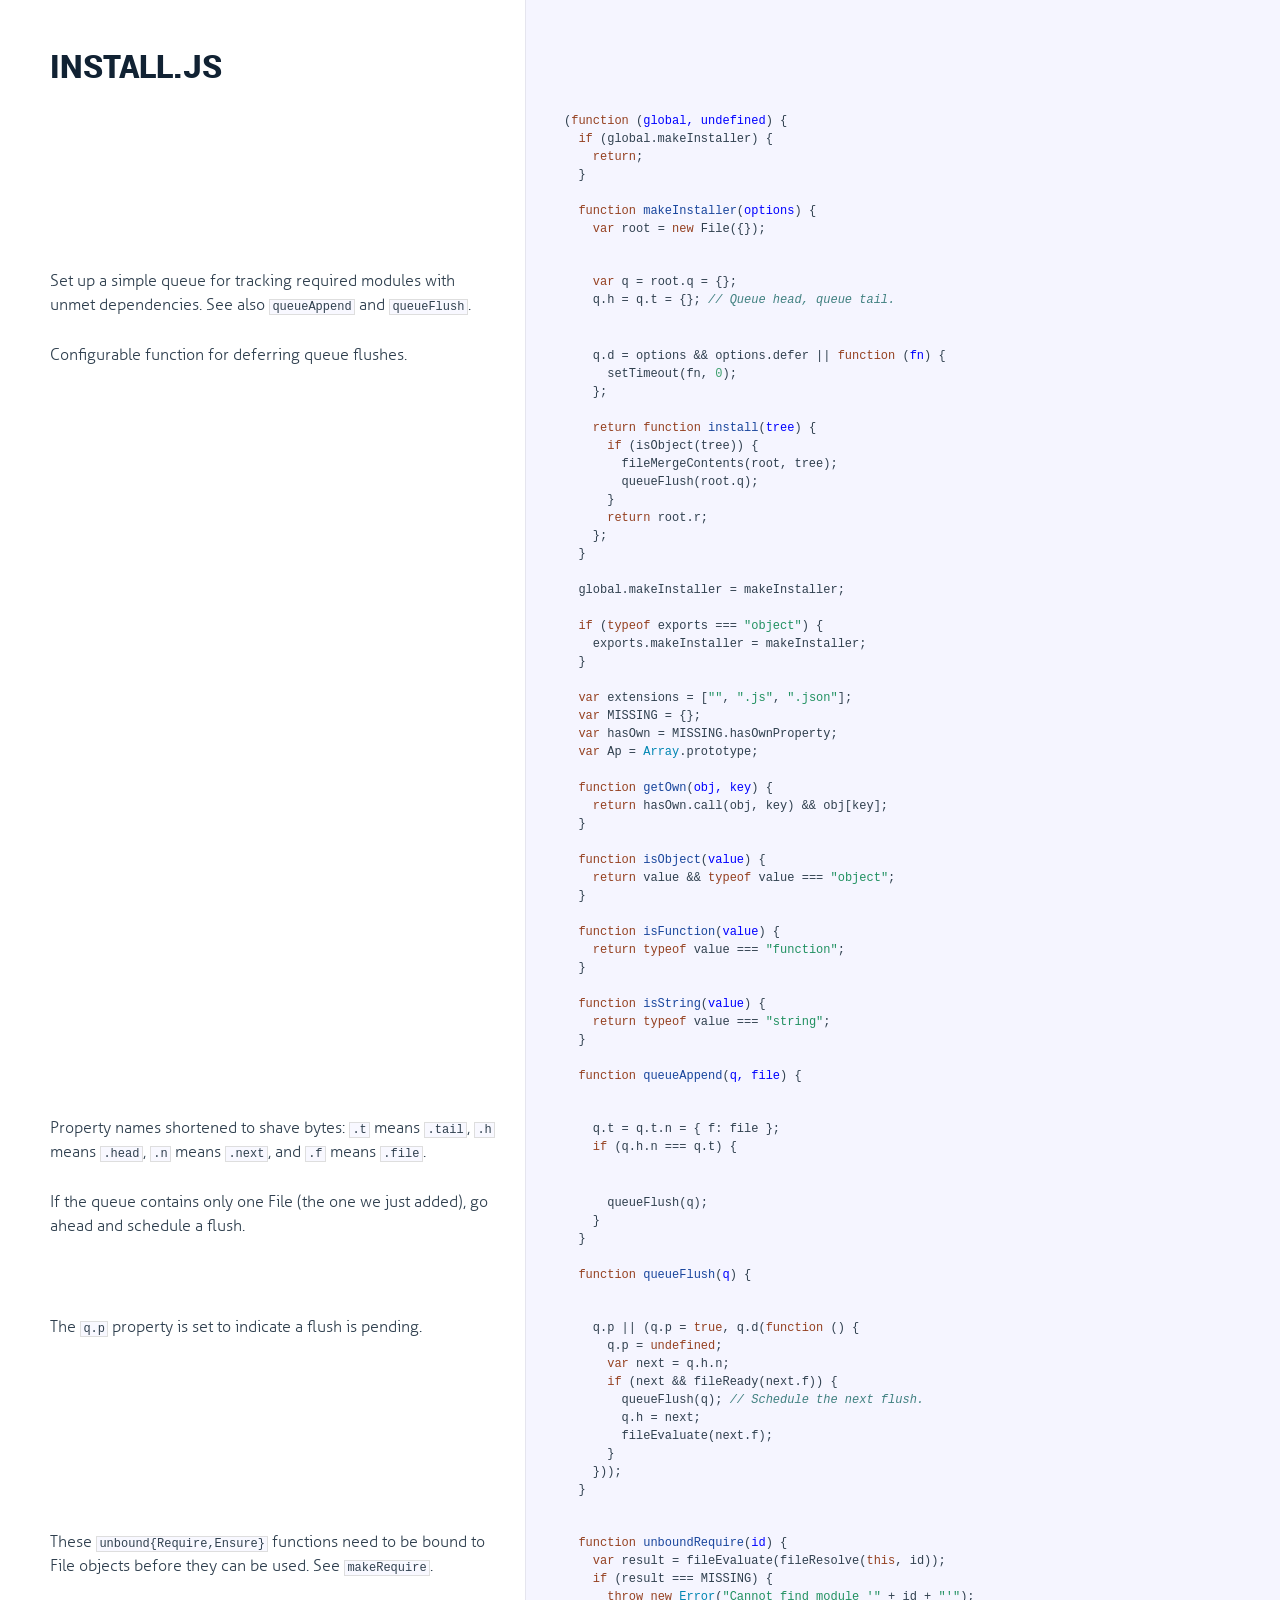
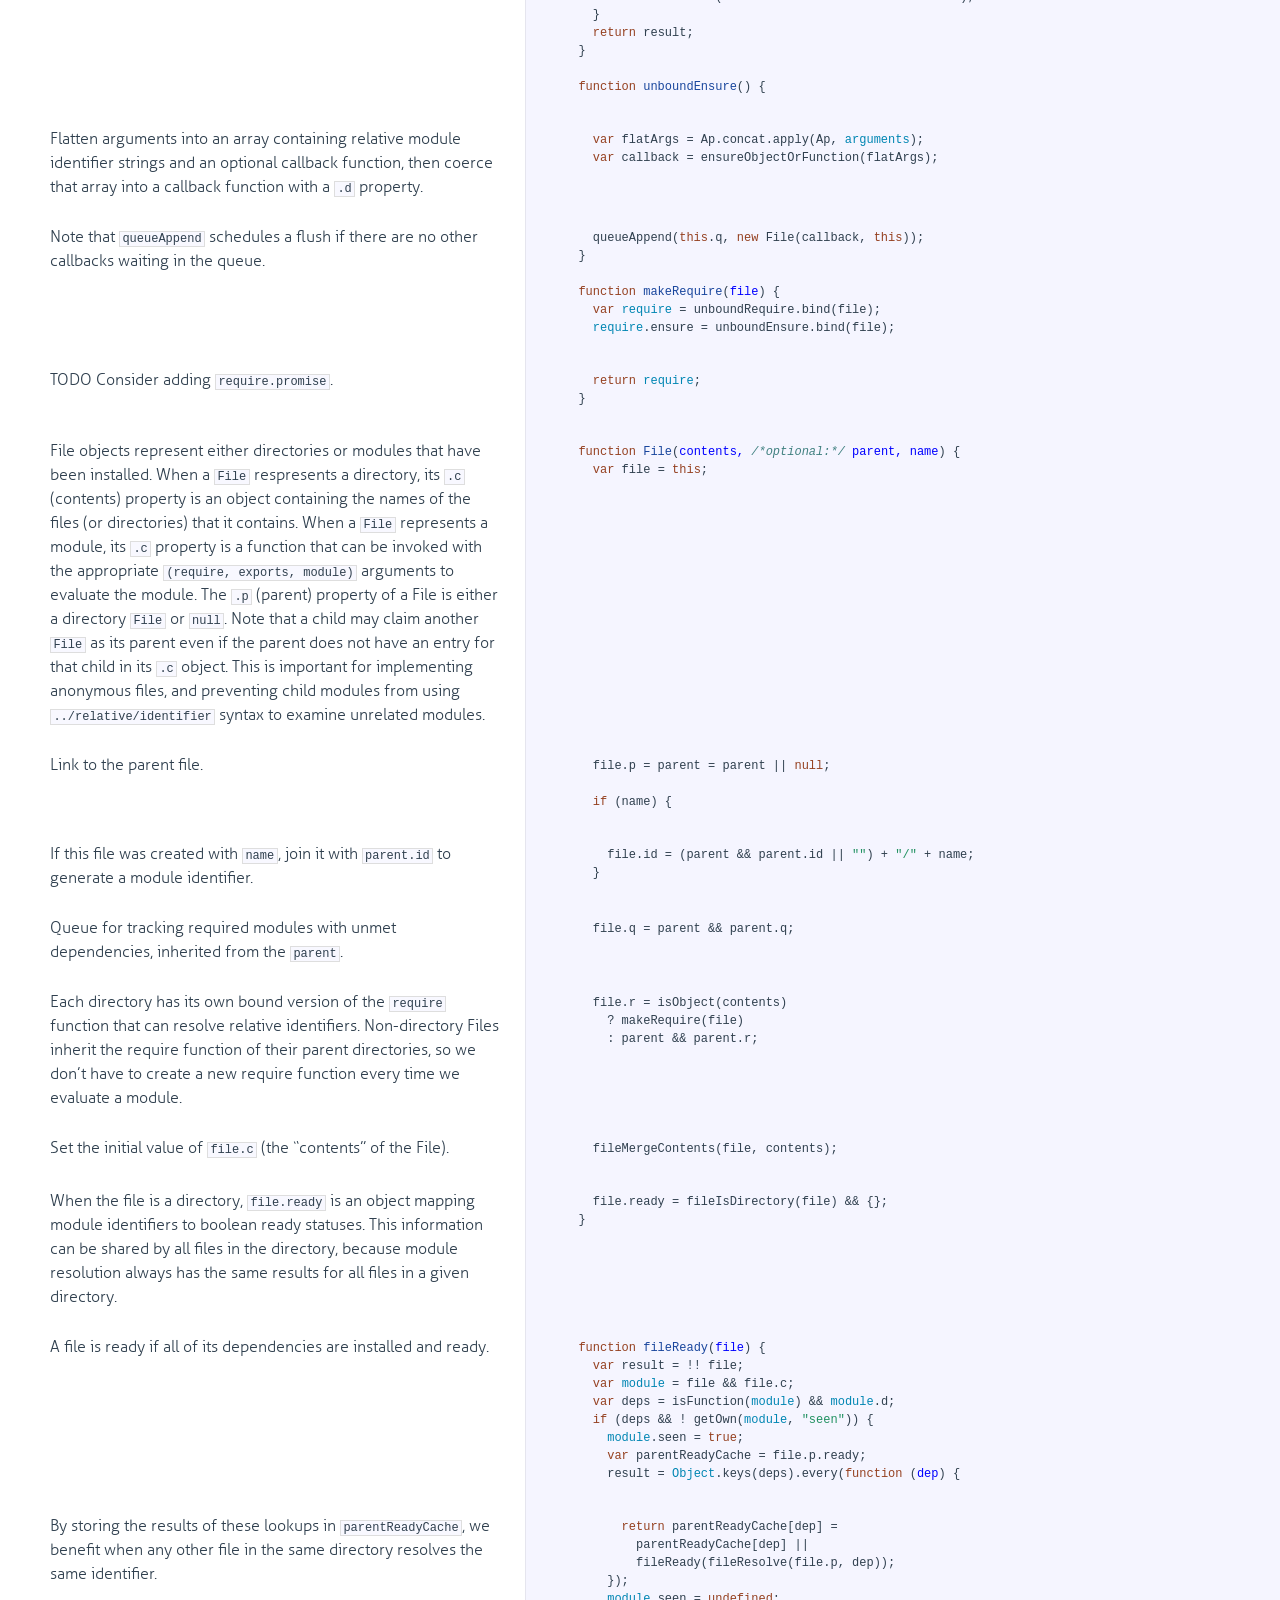
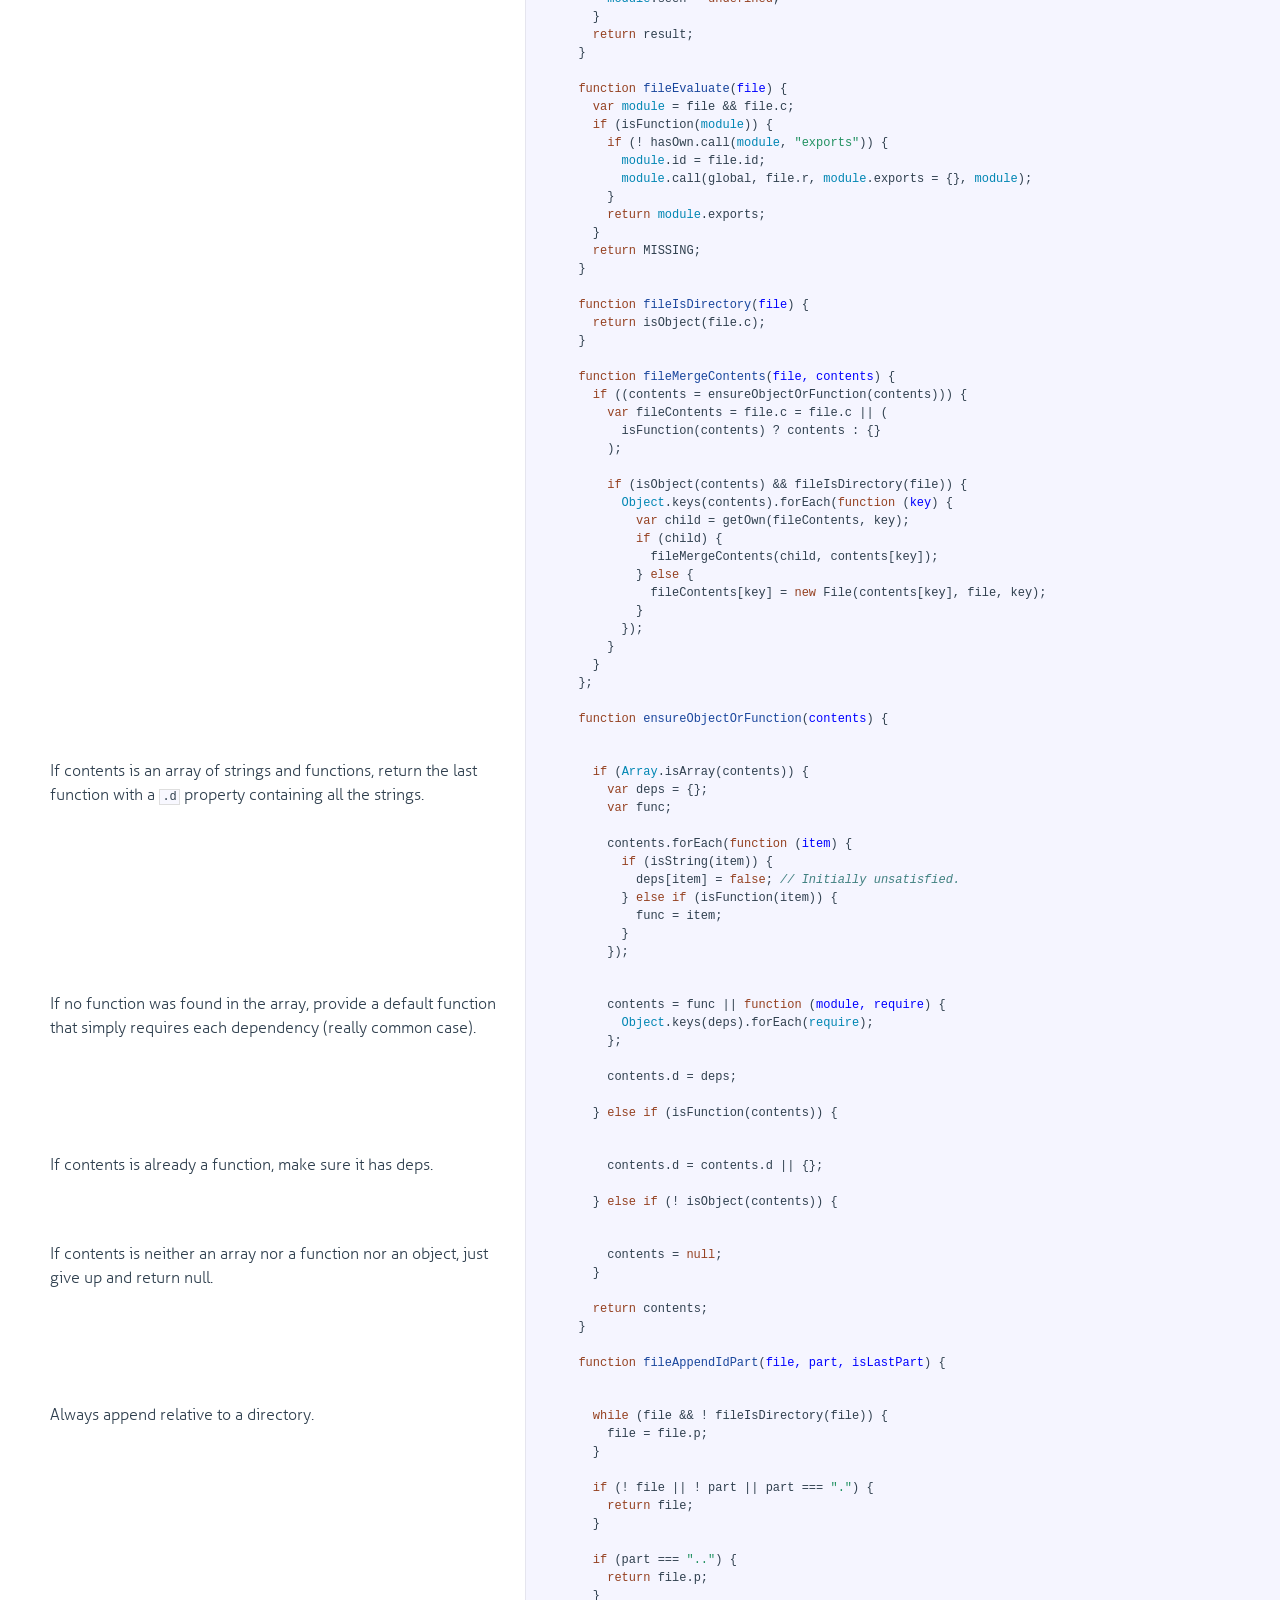
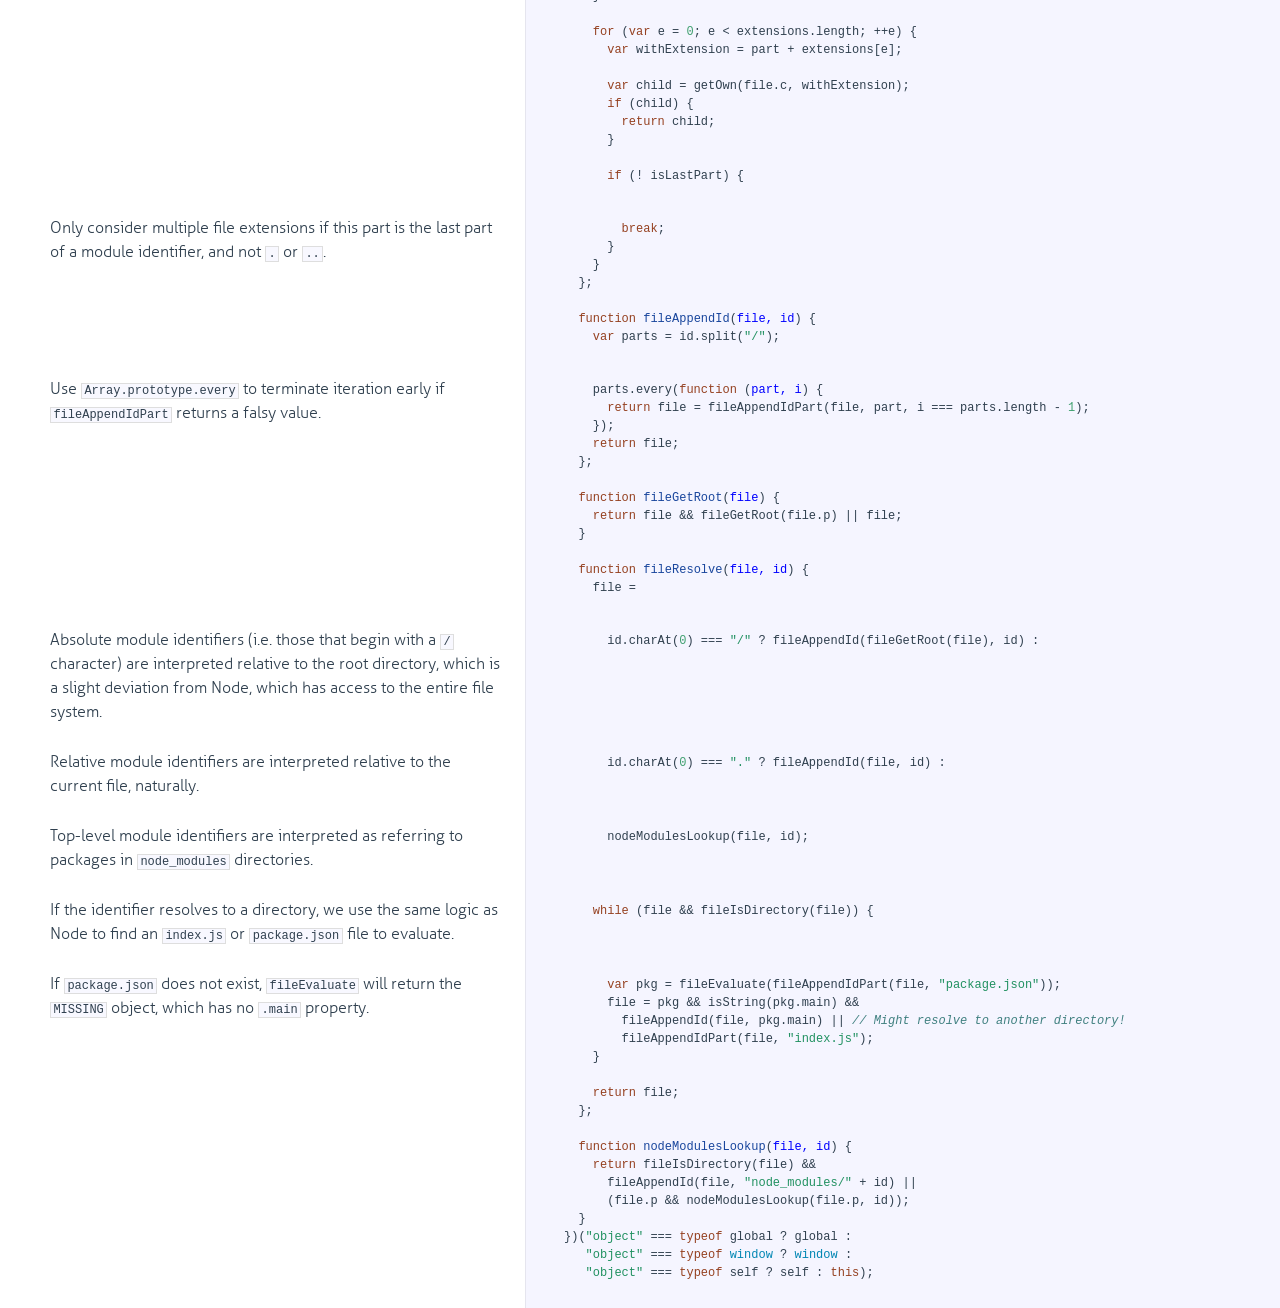
<file: node_modules/install/docs/install.html>
<!DOCTYPE html>

<html>
<head>
  <title>install.js</title>
  <meta http-equiv="content-type" content="text/html; charset=UTF-8">
  <meta name="viewport" content="width=device-width, target-densitydpi=160dpi, initial-scale=1.0; maximum-scale=1.0; user-scalable=0;">
  <link rel="stylesheet" media="all" href="docco.css" />
</head>
<body>
  <div id="container">
    <div id="background"></div>
    
    <ul class="sections">
        
          <li id="title">
              <div class="annotation">
                  <h1>install.js</h1>
              </div>
          </li>
        
        
        
        <li id="section-1">
            <div class="annotation">
              
              <div class="pilwrap ">
                <a class="pilcrow" href="#section-1">&#182;</a>
              </div>
              
            </div>
            
            <div class="content"><div class='highlight'><pre>(<span class="hljs-function"><span class="hljs-keyword">function</span> (<span class="hljs-params">global, undefined</span>) </span>{
  <span class="hljs-keyword">if</span> (global.makeInstaller) {
    <span class="hljs-keyword">return</span>;
  }

  <span class="hljs-function"><span class="hljs-keyword">function</span> <span class="hljs-title">makeInstaller</span>(<span class="hljs-params">options</span>) </span>{
    <span class="hljs-keyword">var</span> root = <span class="hljs-keyword">new</span> File({});</pre></div></div>
            
        </li>
        
        
        <li id="section-2">
            <div class="annotation">
              
              <div class="pilwrap ">
                <a class="pilcrow" href="#section-2">&#182;</a>
              </div>
              <p>Set up a simple queue for tracking required modules with unmet
dependencies. See also <code>queueAppend</code> and <code>queueFlush</code>.</p>

            </div>
            
            <div class="content"><div class='highlight'><pre>    <span class="hljs-keyword">var</span> q = root.q = {};
    q.h = q.t = {}; <span class="hljs-comment">// Queue head, queue tail.</span></pre></div></div>
            
        </li>
        
        
        <li id="section-3">
            <div class="annotation">
              
              <div class="pilwrap ">
                <a class="pilcrow" href="#section-3">&#182;</a>
              </div>
              <p>Configurable function for deferring queue flushes.</p>

            </div>
            
            <div class="content"><div class='highlight'><pre>    q.d = options &amp;&amp; options.defer || <span class="hljs-function"><span class="hljs-keyword">function</span> (<span class="hljs-params">fn</span>) </span>{
      setTimeout(fn, <span class="hljs-number">0</span>);
    };

    <span class="hljs-keyword">return</span> <span class="hljs-function"><span class="hljs-keyword">function</span> <span class="hljs-title">install</span>(<span class="hljs-params">tree</span>) </span>{
      <span class="hljs-keyword">if</span> (isObject(tree)) {
        fileMergeContents(root, tree);
        queueFlush(root.q);
      }
      <span class="hljs-keyword">return</span> root.r;
    };
  }

  global.makeInstaller = makeInstaller;

  <span class="hljs-keyword">if</span> (<span class="hljs-keyword">typeof</span> exports === <span class="hljs-string">"object"</span>) {
    exports.makeInstaller = makeInstaller;
  }

  <span class="hljs-keyword">var</span> extensions = [<span class="hljs-string">""</span>, <span class="hljs-string">".js"</span>, <span class="hljs-string">".json"</span>];
  <span class="hljs-keyword">var</span> MISSING = {};
  <span class="hljs-keyword">var</span> hasOwn = MISSING.hasOwnProperty;
  <span class="hljs-keyword">var</span> Ap = <span class="hljs-built_in">Array</span>.prototype;

  <span class="hljs-function"><span class="hljs-keyword">function</span> <span class="hljs-title">getOwn</span>(<span class="hljs-params">obj, key</span>) </span>{
    <span class="hljs-keyword">return</span> hasOwn.call(obj, key) &amp;&amp; obj[key];
  }

  <span class="hljs-function"><span class="hljs-keyword">function</span> <span class="hljs-title">isObject</span>(<span class="hljs-params">value</span>) </span>{
    <span class="hljs-keyword">return</span> value &amp;&amp; <span class="hljs-keyword">typeof</span> value === <span class="hljs-string">"object"</span>;
  }

  <span class="hljs-function"><span class="hljs-keyword">function</span> <span class="hljs-title">isFunction</span>(<span class="hljs-params">value</span>) </span>{
    <span class="hljs-keyword">return</span> <span class="hljs-keyword">typeof</span> value === <span class="hljs-string">"function"</span>;
  }

  <span class="hljs-function"><span class="hljs-keyword">function</span> <span class="hljs-title">isString</span>(<span class="hljs-params">value</span>) </span>{
    <span class="hljs-keyword">return</span> <span class="hljs-keyword">typeof</span> value === <span class="hljs-string">"string"</span>;
  }

  <span class="hljs-function"><span class="hljs-keyword">function</span> <span class="hljs-title">queueAppend</span>(<span class="hljs-params">q, file</span>) </span>{</pre></div></div>
            
        </li>
        
        
        <li id="section-4">
            <div class="annotation">
              
              <div class="pilwrap ">
                <a class="pilcrow" href="#section-4">&#182;</a>
              </div>
              <p>Property names shortened to shave bytes: <code>.t</code> means <code>.tail</code>, <code>.h</code>
means <code>.head</code>, <code>.n</code> means <code>.next</code>, and <code>.f</code> means <code>.file</code>.</p>

            </div>
            
            <div class="content"><div class='highlight'><pre>    q.t = q.t.n = { f: file };
    <span class="hljs-keyword">if</span> (q.h.n === q.t) {</pre></div></div>
            
        </li>
        
        
        <li id="section-5">
            <div class="annotation">
              
              <div class="pilwrap ">
                <a class="pilcrow" href="#section-5">&#182;</a>
              </div>
              <p>If the queue contains only one File (the one we just added), go
ahead and schedule a flush.</p>

            </div>
            
            <div class="content"><div class='highlight'><pre>      queueFlush(q);
    }
  }

  <span class="hljs-function"><span class="hljs-keyword">function</span> <span class="hljs-title">queueFlush</span>(<span class="hljs-params">q</span>) </span>{</pre></div></div>
            
        </li>
        
        
        <li id="section-6">
            <div class="annotation">
              
              <div class="pilwrap ">
                <a class="pilcrow" href="#section-6">&#182;</a>
              </div>
              <p>The <code>q.p</code> property is set to indicate a flush is pending.</p>

            </div>
            
            <div class="content"><div class='highlight'><pre>    q.p || (q.p = <span class="hljs-literal">true</span>, q.d(<span class="hljs-function"><span class="hljs-keyword">function</span> (<span class="hljs-params"></span>) </span>{
      q.p = <span class="hljs-literal">undefined</span>;
      <span class="hljs-keyword">var</span> next = q.h.n;
      <span class="hljs-keyword">if</span> (next &amp;&amp; fileReady(next.f)) {
        queueFlush(q); <span class="hljs-comment">// Schedule the next flush.</span>
        q.h = next;
        fileEvaluate(next.f);
      }
    }));
  }</pre></div></div>
            
        </li>
        
        
        <li id="section-7">
            <div class="annotation">
              
              <div class="pilwrap ">
                <a class="pilcrow" href="#section-7">&#182;</a>
              </div>
              <p>These <code>unbound{Require,Ensure}</code> functions need to be bound to File
objects before they can be used. See <code>makeRequire</code>.</p>

            </div>
            
            <div class="content"><div class='highlight'><pre>
  <span class="hljs-function"><span class="hljs-keyword">function</span> <span class="hljs-title">unboundRequire</span>(<span class="hljs-params">id</span>) </span>{
    <span class="hljs-keyword">var</span> result = fileEvaluate(fileResolve(<span class="hljs-keyword">this</span>, id));
    <span class="hljs-keyword">if</span> (result === MISSING) {
      <span class="hljs-keyword">throw</span> <span class="hljs-keyword">new</span> <span class="hljs-built_in">Error</span>(<span class="hljs-string">"Cannot find module '"</span> + id + <span class="hljs-string">"'"</span>);
    }
    <span class="hljs-keyword">return</span> result;
  }

  <span class="hljs-function"><span class="hljs-keyword">function</span> <span class="hljs-title">unboundEnsure</span>(<span class="hljs-params"></span>) </span>{</pre></div></div>
            
        </li>
        
        
        <li id="section-8">
            <div class="annotation">
              
              <div class="pilwrap ">
                <a class="pilcrow" href="#section-8">&#182;</a>
              </div>
              <p>Flatten arguments into an array containing relative module
identifier strings and an optional callback function, then coerce
that array into a callback function with a <code>.d</code> property.</p>

            </div>
            
            <div class="content"><div class='highlight'><pre>    <span class="hljs-keyword">var</span> flatArgs = Ap.concat.apply(Ap, <span class="hljs-built_in">arguments</span>);
    <span class="hljs-keyword">var</span> callback = ensureObjectOrFunction(flatArgs);</pre></div></div>
            
        </li>
        
        
        <li id="section-9">
            <div class="annotation">
              
              <div class="pilwrap ">
                <a class="pilcrow" href="#section-9">&#182;</a>
              </div>
              <p>Note that <code>queueAppend</code> schedules a flush if there are no other
callbacks waiting in the queue.</p>

            </div>
            
            <div class="content"><div class='highlight'><pre>    queueAppend(<span class="hljs-keyword">this</span>.q, <span class="hljs-keyword">new</span> File(callback, <span class="hljs-keyword">this</span>));
  }

  <span class="hljs-function"><span class="hljs-keyword">function</span> <span class="hljs-title">makeRequire</span>(<span class="hljs-params">file</span>) </span>{
    <span class="hljs-keyword">var</span> <span class="hljs-built_in">require</span> = unboundRequire.bind(file);
    <span class="hljs-built_in">require</span>.ensure = unboundEnsure.bind(file);</pre></div></div>
            
        </li>
        
        
        <li id="section-10">
            <div class="annotation">
              
              <div class="pilwrap ">
                <a class="pilcrow" href="#section-10">&#182;</a>
              </div>
              <p>TODO Consider adding <code>require.promise</code>.</p>

            </div>
            
            <div class="content"><div class='highlight'><pre>    <span class="hljs-keyword">return</span> <span class="hljs-built_in">require</span>;
  }</pre></div></div>
            
        </li>
        
        
        <li id="section-11">
            <div class="annotation">
              
              <div class="pilwrap ">
                <a class="pilcrow" href="#section-11">&#182;</a>
              </div>
              <p>File objects represent either directories or modules that have been
installed. When a <code>File</code> respresents a directory, its <code>.c</code> (contents)
property is an object containing the names of the files (or
directories) that it contains. When a <code>File</code> represents a module, its
<code>.c</code> property is a function that can be invoked with the appropriate
<code>(require, exports, module)</code> arguments to evaluate the module. The
<code>.p</code> (parent) property of a File is either a directory <code>File</code> or
<code>null</code>. Note that a child may claim another <code>File</code> as its parent even
if the parent does not have an entry for that child in its <code>.c</code>
object.  This is important for implementing anonymous files, and
preventing child modules from using <code>../relative/identifier</code> syntax
to examine unrelated modules.</p>

            </div>
            
            <div class="content"><div class='highlight'><pre>  <span class="hljs-function"><span class="hljs-keyword">function</span> <span class="hljs-title">File</span>(<span class="hljs-params">contents, <span class="hljs-comment">/*optional:*/</span> parent, name</span>) </span>{
    <span class="hljs-keyword">var</span> file = <span class="hljs-keyword">this</span>;</pre></div></div>
            
        </li>
        
        
        <li id="section-12">
            <div class="annotation">
              
              <div class="pilwrap ">
                <a class="pilcrow" href="#section-12">&#182;</a>
              </div>
              <p>Link to the parent file.</p>

            </div>
            
            <div class="content"><div class='highlight'><pre>    file.p = parent = parent || <span class="hljs-literal">null</span>;

    <span class="hljs-keyword">if</span> (name) {</pre></div></div>
            
        </li>
        
        
        <li id="section-13">
            <div class="annotation">
              
              <div class="pilwrap ">
                <a class="pilcrow" href="#section-13">&#182;</a>
              </div>
              <p>If this file was created with <code>name</code>, join it with <code>parent.id</code> to
generate a module identifier.</p>

            </div>
            
            <div class="content"><div class='highlight'><pre>      file.id = (parent &amp;&amp; parent.id || <span class="hljs-string">""</span>) + <span class="hljs-string">"/"</span> + name;
    }</pre></div></div>
            
        </li>
        
        
        <li id="section-14">
            <div class="annotation">
              
              <div class="pilwrap ">
                <a class="pilcrow" href="#section-14">&#182;</a>
              </div>
              <p>Queue for tracking required modules with unmet dependencies,
inherited from the <code>parent</code>.</p>

            </div>
            
            <div class="content"><div class='highlight'><pre>    file.q = parent &amp;&amp; parent.q;</pre></div></div>
            
        </li>
        
        
        <li id="section-15">
            <div class="annotation">
              
              <div class="pilwrap ">
                <a class="pilcrow" href="#section-15">&#182;</a>
              </div>
              <p>Each directory has its own bound version of the <code>require</code> function
that can resolve relative identifiers. Non-directory Files inherit
the require function of their parent directories, so we don’t have
to create a new require function every time we evaluate a module.</p>

            </div>
            
            <div class="content"><div class='highlight'><pre>    file.r = isObject(contents)
      ? makeRequire(file)
      : parent &amp;&amp; parent.r;</pre></div></div>
            
        </li>
        
        
        <li id="section-16">
            <div class="annotation">
              
              <div class="pilwrap ">
                <a class="pilcrow" href="#section-16">&#182;</a>
              </div>
              <p>Set the initial value of <code>file.c</code> (the “contents” of the File).</p>

            </div>
            
            <div class="content"><div class='highlight'><pre>    fileMergeContents(file, contents);</pre></div></div>
            
        </li>
        
        
        <li id="section-17">
            <div class="annotation">
              
              <div class="pilwrap ">
                <a class="pilcrow" href="#section-17">&#182;</a>
              </div>
              <p>When the file is a directory, <code>file.ready</code> is an object mapping
module identifiers to boolean ready statuses. This information can
be shared by all files in the directory, because module resolution
always has the same results for all files in a given directory.</p>

            </div>
            
            <div class="content"><div class='highlight'><pre>    file.ready = fileIsDirectory(file) &amp;&amp; {};
  }</pre></div></div>
            
        </li>
        
        
        <li id="section-18">
            <div class="annotation">
              
              <div class="pilwrap ">
                <a class="pilcrow" href="#section-18">&#182;</a>
              </div>
              <p>A file is ready if all of its dependencies are installed and ready.</p>

            </div>
            
            <div class="content"><div class='highlight'><pre>  <span class="hljs-function"><span class="hljs-keyword">function</span> <span class="hljs-title">fileReady</span>(<span class="hljs-params">file</span>) </span>{
    <span class="hljs-keyword">var</span> result = !! file;
    <span class="hljs-keyword">var</span> <span class="hljs-built_in">module</span> = file &amp;&amp; file.c;
    <span class="hljs-keyword">var</span> deps = isFunction(<span class="hljs-built_in">module</span>) &amp;&amp; <span class="hljs-built_in">module</span>.d;
    <span class="hljs-keyword">if</span> (deps &amp;&amp; ! getOwn(<span class="hljs-built_in">module</span>, <span class="hljs-string">"seen"</span>)) {
      <span class="hljs-built_in">module</span>.seen = <span class="hljs-literal">true</span>;
      <span class="hljs-keyword">var</span> parentReadyCache = file.p.ready;
      result = <span class="hljs-built_in">Object</span>.keys(deps).every(<span class="hljs-function"><span class="hljs-keyword">function</span> (<span class="hljs-params">dep</span>) </span>{</pre></div></div>
            
        </li>
        
        
        <li id="section-19">
            <div class="annotation">
              
              <div class="pilwrap ">
                <a class="pilcrow" href="#section-19">&#182;</a>
              </div>
              <p>By storing the results of these lookups in <code>parentReadyCache</code>,
we benefit when any other file in the same directory resolves
the same identifier.</p>

            </div>
            
            <div class="content"><div class='highlight'><pre>        <span class="hljs-keyword">return</span> parentReadyCache[dep] =
          parentReadyCache[dep] ||
          fileReady(fileResolve(file.p, dep));
      });
      <span class="hljs-built_in">module</span>.seen = <span class="hljs-literal">undefined</span>;
    }
    <span class="hljs-keyword">return</span> result;
  }

  <span class="hljs-function"><span class="hljs-keyword">function</span> <span class="hljs-title">fileEvaluate</span>(<span class="hljs-params">file</span>) </span>{
    <span class="hljs-keyword">var</span> <span class="hljs-built_in">module</span> = file &amp;&amp; file.c;
    <span class="hljs-keyword">if</span> (isFunction(<span class="hljs-built_in">module</span>)) {
      <span class="hljs-keyword">if</span> (! hasOwn.call(<span class="hljs-built_in">module</span>, <span class="hljs-string">"exports"</span>)) {
        <span class="hljs-built_in">module</span>.id = file.id;
        <span class="hljs-built_in">module</span>.call(global, file.r, <span class="hljs-built_in">module</span>.exports = {}, <span class="hljs-built_in">module</span>);
      }
      <span class="hljs-keyword">return</span> <span class="hljs-built_in">module</span>.exports;
    }
    <span class="hljs-keyword">return</span> MISSING;
  }

  <span class="hljs-function"><span class="hljs-keyword">function</span> <span class="hljs-title">fileIsDirectory</span>(<span class="hljs-params">file</span>) </span>{
    <span class="hljs-keyword">return</span> isObject(file.c);
  }

  <span class="hljs-function"><span class="hljs-keyword">function</span> <span class="hljs-title">fileMergeContents</span>(<span class="hljs-params">file, contents</span>) </span>{
    <span class="hljs-keyword">if</span> ((contents = ensureObjectOrFunction(contents))) {
      <span class="hljs-keyword">var</span> fileContents = file.c = file.c || (
        isFunction(contents) ? contents : {}
      );

      <span class="hljs-keyword">if</span> (isObject(contents) &amp;&amp; fileIsDirectory(file)) {
        <span class="hljs-built_in">Object</span>.keys(contents).forEach(<span class="hljs-function"><span class="hljs-keyword">function</span> (<span class="hljs-params">key</span>) </span>{
          <span class="hljs-keyword">var</span> child = getOwn(fileContents, key);
          <span class="hljs-keyword">if</span> (child) {
            fileMergeContents(child, contents[key]);
          } <span class="hljs-keyword">else</span> {
            fileContents[key] = <span class="hljs-keyword">new</span> File(contents[key], file, key);
          }
        });
      }
    }
  };

  <span class="hljs-function"><span class="hljs-keyword">function</span> <span class="hljs-title">ensureObjectOrFunction</span>(<span class="hljs-params">contents</span>) </span>{</pre></div></div>
            
        </li>
        
        
        <li id="section-20">
            <div class="annotation">
              
              <div class="pilwrap ">
                <a class="pilcrow" href="#section-20">&#182;</a>
              </div>
              <p>If contents is an array of strings and functions, return the last
function with a <code>.d</code> property containing all the strings.</p>

            </div>
            
            <div class="content"><div class='highlight'><pre>    <span class="hljs-keyword">if</span> (<span class="hljs-built_in">Array</span>.isArray(contents)) {
      <span class="hljs-keyword">var</span> deps = {};
      <span class="hljs-keyword">var</span> func;

      contents.forEach(<span class="hljs-function"><span class="hljs-keyword">function</span> (<span class="hljs-params">item</span>) </span>{
        <span class="hljs-keyword">if</span> (isString(item)) {
          deps[item] = <span class="hljs-literal">false</span>; <span class="hljs-comment">// Initially unsatisfied.</span>
        } <span class="hljs-keyword">else</span> <span class="hljs-keyword">if</span> (isFunction(item)) {
          func = item;
        }
      });</pre></div></div>
            
        </li>
        
        
        <li id="section-21">
            <div class="annotation">
              
              <div class="pilwrap ">
                <a class="pilcrow" href="#section-21">&#182;</a>
              </div>
              <p>If no function was found in the array, provide a default function
that simply requires each dependency (really common case).</p>

            </div>
            
            <div class="content"><div class='highlight'><pre>      contents = func || <span class="hljs-function"><span class="hljs-keyword">function</span> (<span class="hljs-params">module, require</span>) </span>{
        <span class="hljs-built_in">Object</span>.keys(deps).forEach(<span class="hljs-built_in">require</span>);
      };

      contents.d = deps;

    } <span class="hljs-keyword">else</span> <span class="hljs-keyword">if</span> (isFunction(contents)) {</pre></div></div>
            
        </li>
        
        
        <li id="section-22">
            <div class="annotation">
              
              <div class="pilwrap ">
                <a class="pilcrow" href="#section-22">&#182;</a>
              </div>
              <p>If contents is already a function, make sure it has deps.</p>

            </div>
            
            <div class="content"><div class='highlight'><pre>      contents.d = contents.d || {};

    } <span class="hljs-keyword">else</span> <span class="hljs-keyword">if</span> (! isObject(contents)) {</pre></div></div>
            
        </li>
        
        
        <li id="section-23">
            <div class="annotation">
              
              <div class="pilwrap ">
                <a class="pilcrow" href="#section-23">&#182;</a>
              </div>
              <p>If contents is neither an array nor a function nor an object,
just give up and return null.</p>

            </div>
            
            <div class="content"><div class='highlight'><pre>      contents = <span class="hljs-literal">null</span>;
    }

    <span class="hljs-keyword">return</span> contents;
  }

  <span class="hljs-function"><span class="hljs-keyword">function</span> <span class="hljs-title">fileAppendIdPart</span>(<span class="hljs-params">file, part, isLastPart</span>) </span>{</pre></div></div>
            
        </li>
        
        
        <li id="section-24">
            <div class="annotation">
              
              <div class="pilwrap ">
                <a class="pilcrow" href="#section-24">&#182;</a>
              </div>
              <p>Always append relative to a directory.</p>

            </div>
            
            <div class="content"><div class='highlight'><pre>    <span class="hljs-keyword">while</span> (file &amp;&amp; ! fileIsDirectory(file)) {
      file = file.p;
    }

    <span class="hljs-keyword">if</span> (! file || ! part || part === <span class="hljs-string">"."</span>) {
      <span class="hljs-keyword">return</span> file;
    }

    <span class="hljs-keyword">if</span> (part === <span class="hljs-string">".."</span>) {
      <span class="hljs-keyword">return</span> file.p;
    }

    <span class="hljs-keyword">for</span> (<span class="hljs-keyword">var</span> e = <span class="hljs-number">0</span>; e &lt; extensions.length; ++e) {
      <span class="hljs-keyword">var</span> withExtension = part + extensions[e];

      <span class="hljs-keyword">var</span> child = getOwn(file.c, withExtension);
      <span class="hljs-keyword">if</span> (child) {
        <span class="hljs-keyword">return</span> child;
      }

      <span class="hljs-keyword">if</span> (! isLastPart) {</pre></div></div>
            
        </li>
        
        
        <li id="section-25">
            <div class="annotation">
              
              <div class="pilwrap ">
                <a class="pilcrow" href="#section-25">&#182;</a>
              </div>
              <p>Only consider multiple file extensions if this part is the last
part of a module identifier, and not <code>.</code> or <code>..</code>.</p>

            </div>
            
            <div class="content"><div class='highlight'><pre>        <span class="hljs-keyword">break</span>;
      }
    }
  };

  <span class="hljs-function"><span class="hljs-keyword">function</span> <span class="hljs-title">fileAppendId</span>(<span class="hljs-params">file, id</span>) </span>{
    <span class="hljs-keyword">var</span> parts = id.split(<span class="hljs-string">"/"</span>);</pre></div></div>
            
        </li>
        
        
        <li id="section-26">
            <div class="annotation">
              
              <div class="pilwrap ">
                <a class="pilcrow" href="#section-26">&#182;</a>
              </div>
              <p>Use <code>Array.prototype.every</code> to terminate iteration early if
<code>fileAppendIdPart</code> returns a falsy value.</p>

            </div>
            
            <div class="content"><div class='highlight'><pre>    parts.every(<span class="hljs-function"><span class="hljs-keyword">function</span> (<span class="hljs-params">part, i</span>) </span>{
      <span class="hljs-keyword">return</span> file = fileAppendIdPart(file, part, i === parts.length - <span class="hljs-number">1</span>);
    });
    <span class="hljs-keyword">return</span> file;
  };

  <span class="hljs-function"><span class="hljs-keyword">function</span> <span class="hljs-title">fileGetRoot</span>(<span class="hljs-params">file</span>) </span>{
    <span class="hljs-keyword">return</span> file &amp;&amp; fileGetRoot(file.p) || file;
  }

  <span class="hljs-function"><span class="hljs-keyword">function</span> <span class="hljs-title">fileResolve</span>(<span class="hljs-params">file, id</span>) </span>{
    file =</pre></div></div>
            
        </li>
        
        
        <li id="section-27">
            <div class="annotation">
              
              <div class="pilwrap ">
                <a class="pilcrow" href="#section-27">&#182;</a>
              </div>
              <p>Absolute module identifiers (i.e. those that begin with a <code>/</code>
character) are interpreted relative to the root directory, which
is a slight deviation from Node, which has access to the entire
file system.</p>

            </div>
            
            <div class="content"><div class='highlight'><pre>      id.charAt(<span class="hljs-number">0</span>) === <span class="hljs-string">"/"</span> ? fileAppendId(fileGetRoot(file), id) :</pre></div></div>
            
        </li>
        
        
        <li id="section-28">
            <div class="annotation">
              
              <div class="pilwrap ">
                <a class="pilcrow" href="#section-28">&#182;</a>
              </div>
              <p>Relative module identifiers are interpreted relative to the
current file, naturally.</p>

            </div>
            
            <div class="content"><div class='highlight'><pre>      id.charAt(<span class="hljs-number">0</span>) === <span class="hljs-string">"."</span> ? fileAppendId(file, id) :</pre></div></div>
            
        </li>
        
        
        <li id="section-29">
            <div class="annotation">
              
              <div class="pilwrap ">
                <a class="pilcrow" href="#section-29">&#182;</a>
              </div>
              <p>Top-level module identifiers are interpreted as referring to
packages in <code>node_modules</code> directories.</p>

            </div>
            
            <div class="content"><div class='highlight'><pre>      nodeModulesLookup(file, id);</pre></div></div>
            
        </li>
        
        
        <li id="section-30">
            <div class="annotation">
              
              <div class="pilwrap ">
                <a class="pilcrow" href="#section-30">&#182;</a>
              </div>
              <p>If the identifier resolves to a directory, we use the same logic as
Node to find an <code>index.js</code> or <code>package.json</code> file to evaluate.</p>

            </div>
            
            <div class="content"><div class='highlight'><pre>    <span class="hljs-keyword">while</span> (file &amp;&amp; fileIsDirectory(file)) {</pre></div></div>
            
        </li>
        
        
        <li id="section-31">
            <div class="annotation">
              
              <div class="pilwrap ">
                <a class="pilcrow" href="#section-31">&#182;</a>
              </div>
              <p>If <code>package.json</code> does not exist, <code>fileEvaluate</code> will return the
<code>MISSING</code> object, which has no <code>.main</code> property.</p>

            </div>
            
            <div class="content"><div class='highlight'><pre>      <span class="hljs-keyword">var</span> pkg = fileEvaluate(fileAppendIdPart(file, <span class="hljs-string">"package.json"</span>));
      file = pkg &amp;&amp; isString(pkg.main) &amp;&amp;
        fileAppendId(file, pkg.main) || <span class="hljs-comment">// Might resolve to another directory!</span>
        fileAppendIdPart(file, <span class="hljs-string">"index.js"</span>);
    }

    <span class="hljs-keyword">return</span> file;
  };

  <span class="hljs-function"><span class="hljs-keyword">function</span> <span class="hljs-title">nodeModulesLookup</span>(<span class="hljs-params">file, id</span>) </span>{
    <span class="hljs-keyword">return</span> fileIsDirectory(file) &amp;&amp;
      fileAppendId(file, <span class="hljs-string">"node_modules/"</span> + id) ||
      (file.p &amp;&amp; nodeModulesLookup(file.p, id));
  }
})(<span class="hljs-string">"object"</span> === <span class="hljs-keyword">typeof</span> global ? global :
   <span class="hljs-string">"object"</span> === <span class="hljs-keyword">typeof</span> <span class="hljs-built_in">window</span> ? <span class="hljs-built_in">window</span> :
   <span class="hljs-string">"object"</span> === <span class="hljs-keyword">typeof</span> self ? self : <span class="hljs-keyword">this</span>);</pre></div></div>
            
        </li>
        
    </ul>
  </div>
</body>
</html>
</file>
<file: node_modules/install/docs/docco.css>
/*--------------------- Typography ----------------------------*/

@font-face {
    font-family: 'aller-light';
    src: url('public/fonts/aller-light.eot');
    src: url('public/fonts/aller-light.eot?#iefix') format('embedded-opentype'),
         url('public/fonts/aller-light.woff') format('woff'),
         url('public/fonts/aller-light.ttf') format('truetype');
    font-weight: normal;
    font-style: normal;
}

@font-face {
    font-family: 'aller-bold';
    src: url('public/fonts/aller-bold.eot');
    src: url('public/fonts/aller-bold.eot?#iefix') format('embedded-opentype'),
         url('public/fonts/aller-bold.woff') format('woff'),
         url('public/fonts/aller-bold.ttf') format('truetype');
    font-weight: normal;
    font-style: normal;
}

@font-face {
    font-family: 'roboto-black';
    src: url('public/fonts/roboto-black.eot');
    src: url('public/fonts/roboto-black.eot?#iefix') format('embedded-opentype'),
         url('public/fonts/roboto-black.woff') format('woff'),
         url('public/fonts/roboto-black.ttf') format('truetype');
    font-weight: normal;
    font-style: normal;
}

/*--------------------- Layout ----------------------------*/
html { height: 100%; }
body {
  font-family: "aller-light";
  font-size: 14px;
  line-height: 18px;
  color: #30404f;
  margin: 0; padding: 0;
  height:100%;
}
#container { min-height: 100%; }

a {
  color: #000;
}

b, strong {
  font-weight: normal;
  font-family: "aller-bold";
}

p {
  margin: 15px 0 0px;
}
  .annotation ul, .annotation ol {
    margin: 25px 0;
  }
    .annotation ul li, .annotation ol li {
      font-size: 14px;
      line-height: 18px;
      margin: 10px 0;
    }

h1, h2, h3, h4, h5, h6 {
  color: #112233;
  line-height: 1em;
  font-weight: normal;
  font-family: "roboto-black";
  text-transform: uppercase;
  margin: 30px 0 15px 0;
}

h1 {
  margin-top: 40px;
}
h2 {
  font-size: 1.26em;
}

hr {
  border: 0;
  background: 1px #ddd;
  height: 1px;
  margin: 20px 0;
}

pre, tt, code {
  font-size: 12px; line-height: 16px;
  font-family: Menlo, Monaco, Consolas, "Lucida Console", monospace;
  margin: 0; padding: 0;
}
  .annotation pre {
    display: block;
    margin: 0;
    padding: 7px 10px;
    background: #fcfcfc;
    -moz-box-shadow:    inset 0 0 10px rgba(0,0,0,0.1);
    -webkit-box-shadow: inset 0 0 10px rgba(0,0,0,0.1);
    box-shadow:         inset 0 0 10px rgba(0,0,0,0.1);
    overflow-x: auto;
  }
    .annotation pre code {
      border: 0;
      padding: 0;
      background: transparent;
    }


blockquote {
  border-left: 5px solid #ccc;
  margin: 0;
  padding: 1px 0 1px 1em;
}
  .sections blockquote p {
    font-family: Menlo, Consolas, Monaco, monospace;
    font-size: 12px; line-height: 16px;
    color: #999;
    margin: 10px 0 0;
    white-space: pre-wrap;
  }

ul.sections {
  list-style: none;
  padding:0 0 5px 0;;
  margin:0;
}

/*
  Force border-box so that % widths fit the parent
  container without overlap because of margin/padding.

  More Info : http://www.quirksmode.org/css/box.html
*/
ul.sections > li > div {
  -moz-box-sizing: border-box;    /* firefox */
  -ms-box-sizing: border-box;     /* ie */
  -webkit-box-sizing: border-box; /* webkit */
  -khtml-box-sizing: border-box;  /* konqueror */
  box-sizing: border-box;         /* css3 */
}


/*---------------------- Jump Page -----------------------------*/
#jump_to, #jump_page {
  margin: 0;
  background: white;
  -webkit-box-shadow: 0 0 25px #777; -moz-box-shadow: 0 0 25px #777;
  -webkit-border-bottom-left-radius: 5px; -moz-border-radius-bottomleft: 5px;
  font: 16px Arial;
  cursor: pointer;
  text-align: right;
  list-style: none;
}

#jump_to a {
  text-decoration: none;
}

#jump_to a.large {
  display: none;
}
#jump_to a.small {
  font-size: 22px;
  font-weight: bold;
  color: #676767;
}

#jump_to, #jump_wrapper {
  position: fixed;
  right: 0; top: 0;
  padding: 10px 15px;
  margin:0;
}

#jump_wrapper {
  display: none;
  padding:0;
}

#jump_to:hover #jump_wrapper {
  display: block;
}

#jump_page_wrapper{
  position: fixed;
  right: 0;
  top: 0;
  bottom: 0;
}

#jump_page {
  padding: 5px 0 3px;
  margin: 0 0 25px 25px;
  max-height: 100%;
  overflow: auto;
}

#jump_page .source {
  display: block;
  padding: 15px;
  text-decoration: none;
  border-top: 1px solid #eee;
}

#jump_page .source:hover {
  background: #f5f5ff;
}

#jump_page .source:first-child {
}

/*---------------------- Low resolutions (> 320px) ---------------------*/
@media only screen and (min-width: 320px) {
  .pilwrap { display: none; }

  ul.sections > li > div {
    display: block;
    padding:5px 10px 0 10px;
  }

  ul.sections > li > div.annotation ul, ul.sections > li > div.annotation ol {
    padding-left: 30px;
  }

  ul.sections > li > div.content {
    overflow-x:auto;
    -webkit-box-shadow: inset 0 0 5px #e5e5ee;
    box-shadow: inset 0 0 5px #e5e5ee;
    border: 1px solid #dedede;
    margin:5px 10px 5px 10px;
    padding-bottom: 5px;
  }

  ul.sections > li > div.annotation pre {
    margin: 7px 0 7px;
    padding-left: 15px;
  }

  ul.sections > li > div.annotation p tt, .annotation code {
    background: #f8f8ff;
    border: 1px solid #dedede;
    font-size: 12px;
    padding: 0 0.2em;
  }
}

/*----------------------  (> 481px) ---------------------*/
@media only screen and (min-width: 481px) {
  #container {
    position: relative;
  }
  body {
    background-color: #F5F5FF;
    font-size: 15px;
    line-height: 21px;
  }
  pre, tt, code {
    line-height: 18px;
  }
  p, ul, ol {
    margin: 0 0 15px;
  }


  #jump_to {
    padding: 5px 10px;
  }
  #jump_wrapper {
    padding: 0;
  }
  #jump_to, #jump_page {
    font: 10px Arial;
    text-transform: uppercase;
  }
  #jump_page .source {
    padding: 5px 10px;
  }
  #jump_to a.large {
    display: inline-block;
  }
  #jump_to a.small {
    display: none;
  }



  #background {
    position: absolute;
    top: 0; bottom: 0;
    width: 350px;
    background: #fff;
    border-right: 1px solid #e5e5ee;
    z-index: -1;
  }

  ul.sections > li > div.annotation ul, ul.sections > li > div.annotation ol {
    padding-left: 40px;
  }

  ul.sections > li {
    white-space: nowrap;
  }

  ul.sections > li > div {
    display: inline-block;
  }

  ul.sections > li > div.annotation {
    max-width: 350px;
    min-width: 350px;
    min-height: 5px;
    padding: 13px;
    overflow-x: hidden;
    white-space: normal;
    vertical-align: top;
    text-align: left;
  }
  ul.sections > li > div.annotation pre {
    margin: 15px 0 15px;
    padding-left: 15px;
  }

  ul.sections > li > div.content {
    padding: 13px;
    vertical-align: top;
    border: none;
    -webkit-box-shadow: none;
    box-shadow: none;
  }

  .pilwrap {
    position: relative;
    display: inline;
  }

  .pilcrow {
    font: 12px Arial;
    text-decoration: none;
    color: #454545;
    position: absolute;
    top: 3px; left: -20px;
    padding: 1px 2px;
    opacity: 0;
    -webkit-transition: opacity 0.2s linear;
  }
    .for-h1 .pilcrow {
      top: 47px;
    }
    .for-h2 .pilcrow, .for-h3 .pilcrow, .for-h4 .pilcrow {
      top: 35px;
    }

  ul.sections > li > div.annotation:hover .pilcrow {
    opacity: 1;
  }
}

/*---------------------- (> 1025px) ---------------------*/
@media only screen and (min-width: 1025px) {

  body {
    font-size: 16px;
    line-height: 24px;
  }

  #background {
    width: 525px;
  }
  ul.sections > li > div.annotation {
    max-width: 525px;
    min-width: 525px;
    padding: 10px 25px 1px 50px;
  }
  ul.sections > li > div.content {
    padding: 9px 15px 16px 25px;
  }
}

/*---------------------- Syntax Highlighting -----------------------------*/

td.linenos { background-color: #f0f0f0; padding-right: 10px; }
span.lineno { background-color: #f0f0f0; padding: 0 5px 0 5px; }
/*

github.com style (c) Vasily Polovnyov <vast@whiteants.net>

*/

pre code {
  display: block; padding: 0.5em;
  color: #000;
  background: #f8f8ff
}

pre .hljs-comment,
pre .hljs-template_comment,
pre .hljs-diff .hljs-header,
pre .hljs-javadoc {
  color: #408080;
  font-style: italic
}

pre .hljs-keyword,
pre .hljs-assignment,
pre .hljs-literal,
pre .hljs-css .hljs-rule .hljs-keyword,
pre .hljs-winutils,
pre .hljs-javascript .hljs-title,
pre .hljs-lisp .hljs-title,
pre .hljs-subst {
  color: #954121;
  /*font-weight: bold*/
}

pre .hljs-number,
pre .hljs-hexcolor {
  color: #40a070
}

pre .hljs-string,
pre .hljs-tag .hljs-value,
pre .hljs-phpdoc,
pre .hljs-tex .hljs-formula {
  color: #219161;
}

pre .hljs-title,
pre .hljs-id {
  color: #19469D;
}
pre .hljs-params {
  color: #00F;
}

pre .hljs-javascript .hljs-title,
pre .hljs-lisp .hljs-title,
pre .hljs-subst {
  font-weight: normal
}

pre .hljs-class .hljs-title,
pre .hljs-haskell .hljs-label,
pre .hljs-tex .hljs-command {
  color: #458;
  font-weight: bold
}

pre .hljs-tag,
pre .hljs-tag .hljs-title,
pre .hljs-rules .hljs-property,
pre .hljs-django .hljs-tag .hljs-keyword {
  color: #000080;
  font-weight: normal
}

pre .hljs-attribute,
pre .hljs-variable,
pre .hljs-instancevar,
pre .hljs-lisp .hljs-body {
  color: #008080
}

pre .hljs-regexp {
  color: #B68
}

pre .hljs-class {
  color: #458;
  font-weight: bold
}

pre .hljs-symbol,
pre .hljs-ruby .hljs-symbol .hljs-string,
pre .hljs-ruby .hljs-symbol .hljs-keyword,
pre .hljs-ruby .hljs-symbol .hljs-keymethods,
pre .hljs-lisp .hljs-keyword,
pre .hljs-tex .hljs-special,
pre .hljs-input_number {
  color: #990073
}

pre .hljs-builtin,
pre .hljs-constructor,
pre .hljs-built_in,
pre .hljs-lisp .hljs-title {
  color: #0086b3
}

pre .hljs-preprocessor,
pre .hljs-pi,
pre .hljs-doctype,
pre .hljs-shebang,
pre .hljs-cdata {
  color: #999;
  font-weight: bold
}

pre .hljs-deletion {
  background: #fdd
}

pre .hljs-addition {
  background: #dfd
}

pre .hljs-diff .hljs-change {
  background: #0086b3
}

pre .hljs-chunk {
  color: #aaa
}

pre .hljs-tex .hljs-formula {
  opacity: 0.5;
}
</file>
